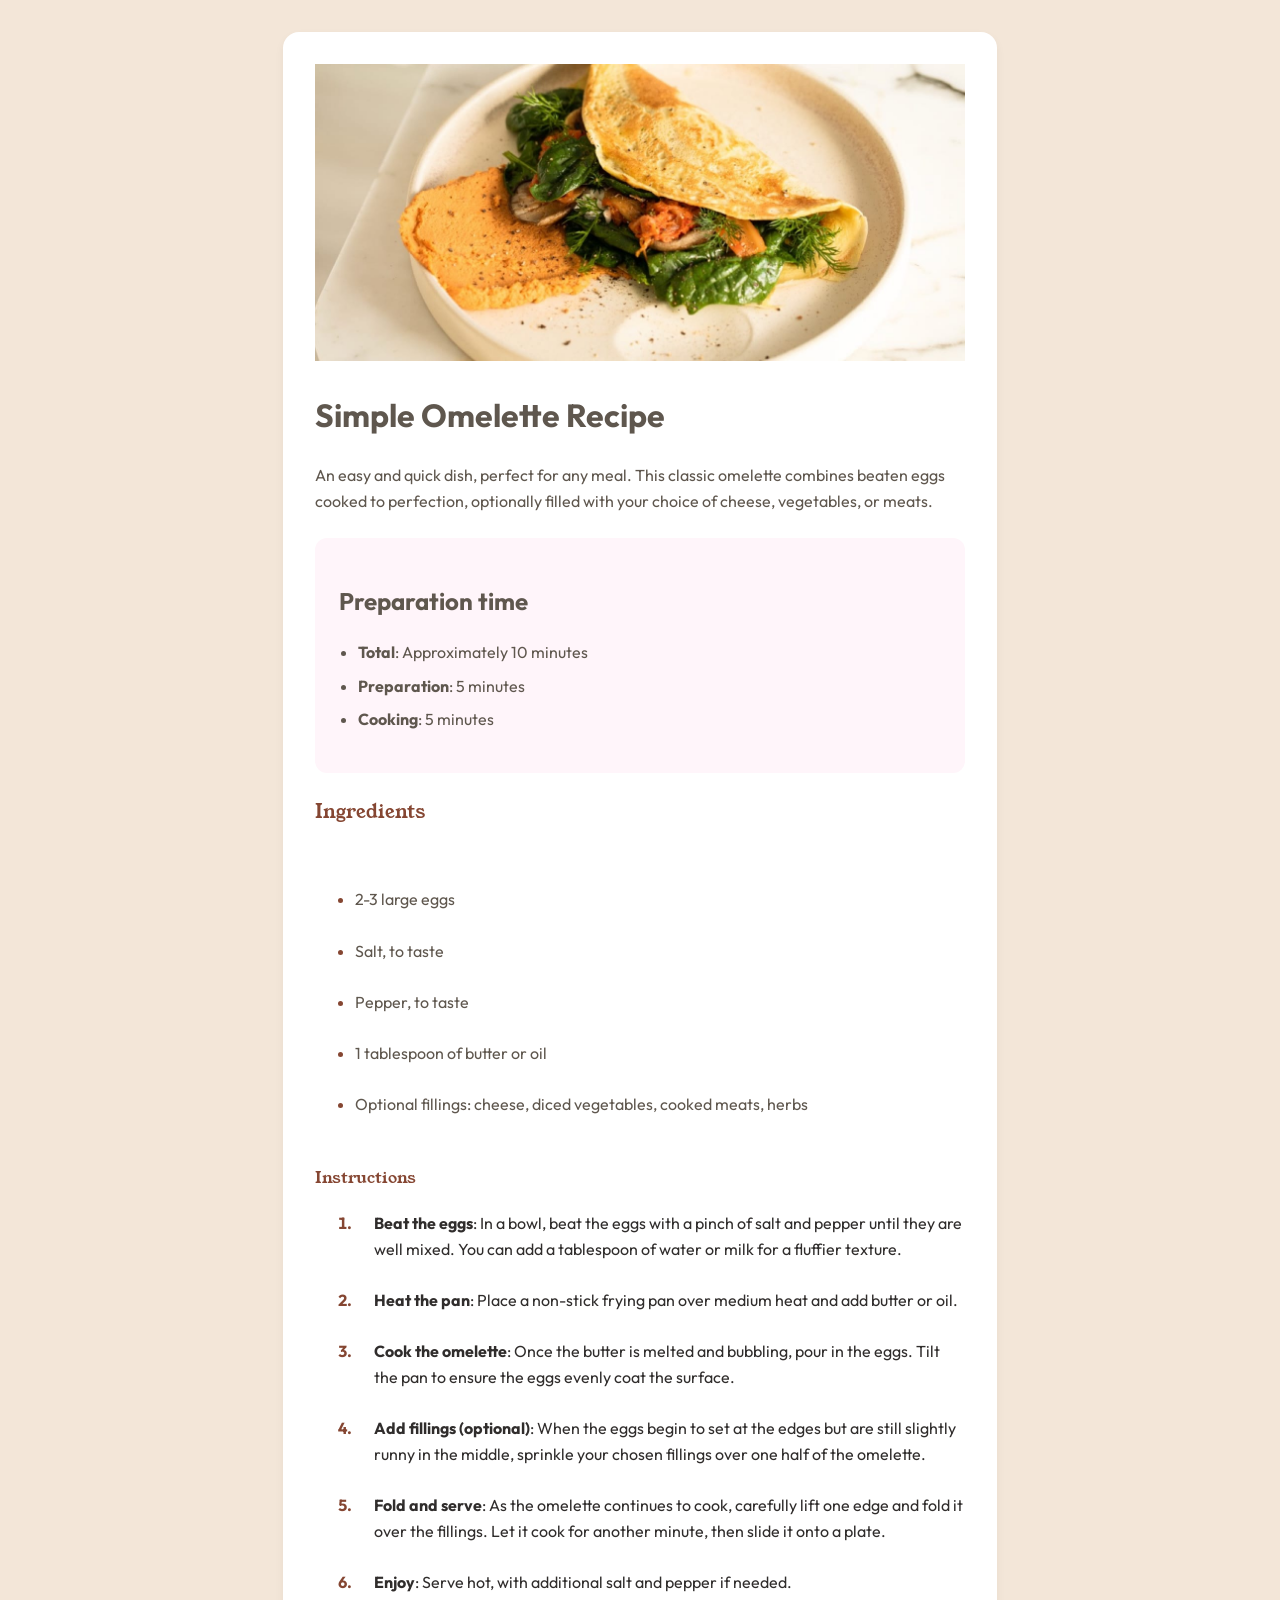
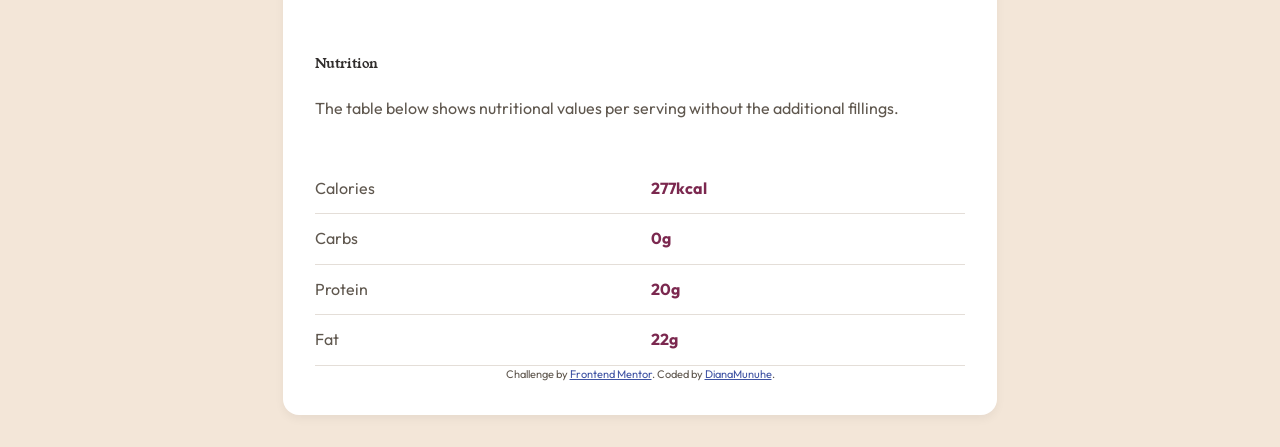
<file: index.html>
<!DOCTYPE html>
<html lang="en">
<head></head>
  <meta charset="UTF-8">
  <meta name="viewport" content="width=device-width, initial-scale=1.0"> <!-- displays site properly based on user's device -->
  <link rel="stylesheet" href="style.css">
  <link rel="icon" type="image/png" sizes="32x32" href="./assets/images/favicon-32x32.png">
  <link href="https://fonts.googleapis.com/css2?family=Outfit:wght@400;600&family=Young+Serif&display=swap" rel="stylesheet">

  
  <title>Frontend Mentor | Recipe page</title>

  <!-- Feel free to remove these styles or customise in your own stylesheet 👍 -->
  <style>
    .attribution { font-size: 11px; text-align: center; }
    .attribution a { color: hsl(228, 45%, 44%); }
  </style>
</head>
<body>
  <main class="recipe-card">
  <header class="header" id="header">

<img class="page-img" src="/recipe-page-main/assets/images/image-omelette.jpeg" alt="omelette">

  <h1>Simple Omelette Recipe</h1>

  <p>An easy and quick dish, perfect for any meal. This classic omelette combines beaten eggs cooked 
  to perfection, optionally filled with your choice of cheese, vegetables, or meats.</p>

  </header>
  <section class="prep-time-card">

  <h2>Preparation time</h2>
  <ul>

  <li><strong>Total</strong>: Approximately 10 minutes<br></li>
<li><strong>Preparation</strong>: 5 minutes<br></li>
<li><strong>Cooking</strong>: 5 minutes<br></li>
</ul>

  
</section>

<div>
<h3 class="h3">Ingredients</h3><br>
<ul class="ingridients">
  <li>2-3 large eggs</li><br>
<li>Salt, to taste</li><br>
<li>Pepper, to taste</li><br>
<li>1 tablespoon of butter or oil</li><br>
<li>Optional fillings: cheese, diced vegetables, cooked meats, herbs</li><br>
</ul>
</div>


  <div class="instructions">
  <h4 class="h4">Instructions</h4>
<ol class="instructions">
  <li><strong>Beat the eggs</strong>: In a bowl, beat the eggs with a pinch of salt and pepper until they are well mixed. 
  You can add a tablespoon of water or milk for a fluffier texture.</li><br>

<li><strong>Heat the pan</strong>: Place a non-stick frying pan over medium heat and add butter or oil.</li><br>

<li><strong>Cook the omelette</strong>: Once the butter is melted and bubbling, pour in the eggs. Tilt the pan to ensure 
  the eggs evenly coat the surface.</li><br>

<li><strong>Add fillings (optional)</strong>: When the eggs begin to set at the edges but are still slightly runny in the 
  middle, sprinkle your chosen fillings over one half of the omelette.</li><br>

<li><strong>Fold and serve</strong>: As the omelette continues to cook, carefully lift one edge and fold it over the 
  fillings. Let it cook for another minute, then slide it onto a plate.</li><br>

<li><strong>Enjoy</strong>: Serve hot, with additional salt and pepper if needed.</li><br>
</ol>
</div>
<section class="nutrition-section">
  <h5>Nutrition</h5>
<p>The table below shows nutritional values per serving without the additional fillings.</p><br>
<table class="nutrition-table">
    <tr>
  <td>Calories</td>
<td><strong>277kcal</strong></td>
    </tr>
    <tr>
    <td>Carbs</td>
  <td><strong> 0g</strong></td>
</tr>
<tr>
<td>Protein</td>
<td><strong> 20g</strong></td>
</tr>
<tr>
<td>Fat</td>
<td><strong>22g</strong></td>
</tr>
</table>
  </section>
  <div class="attribution">
    Challenge by <a href="https://www.frontendmentor.io?ref=challenge" target="_blank">Frontend Mentor</a>. 
    Coded by <a href="https://github.com/snappytrendy">DianaMunuhe</a>.
  </div>
</body>
</main>
</html>
</file>
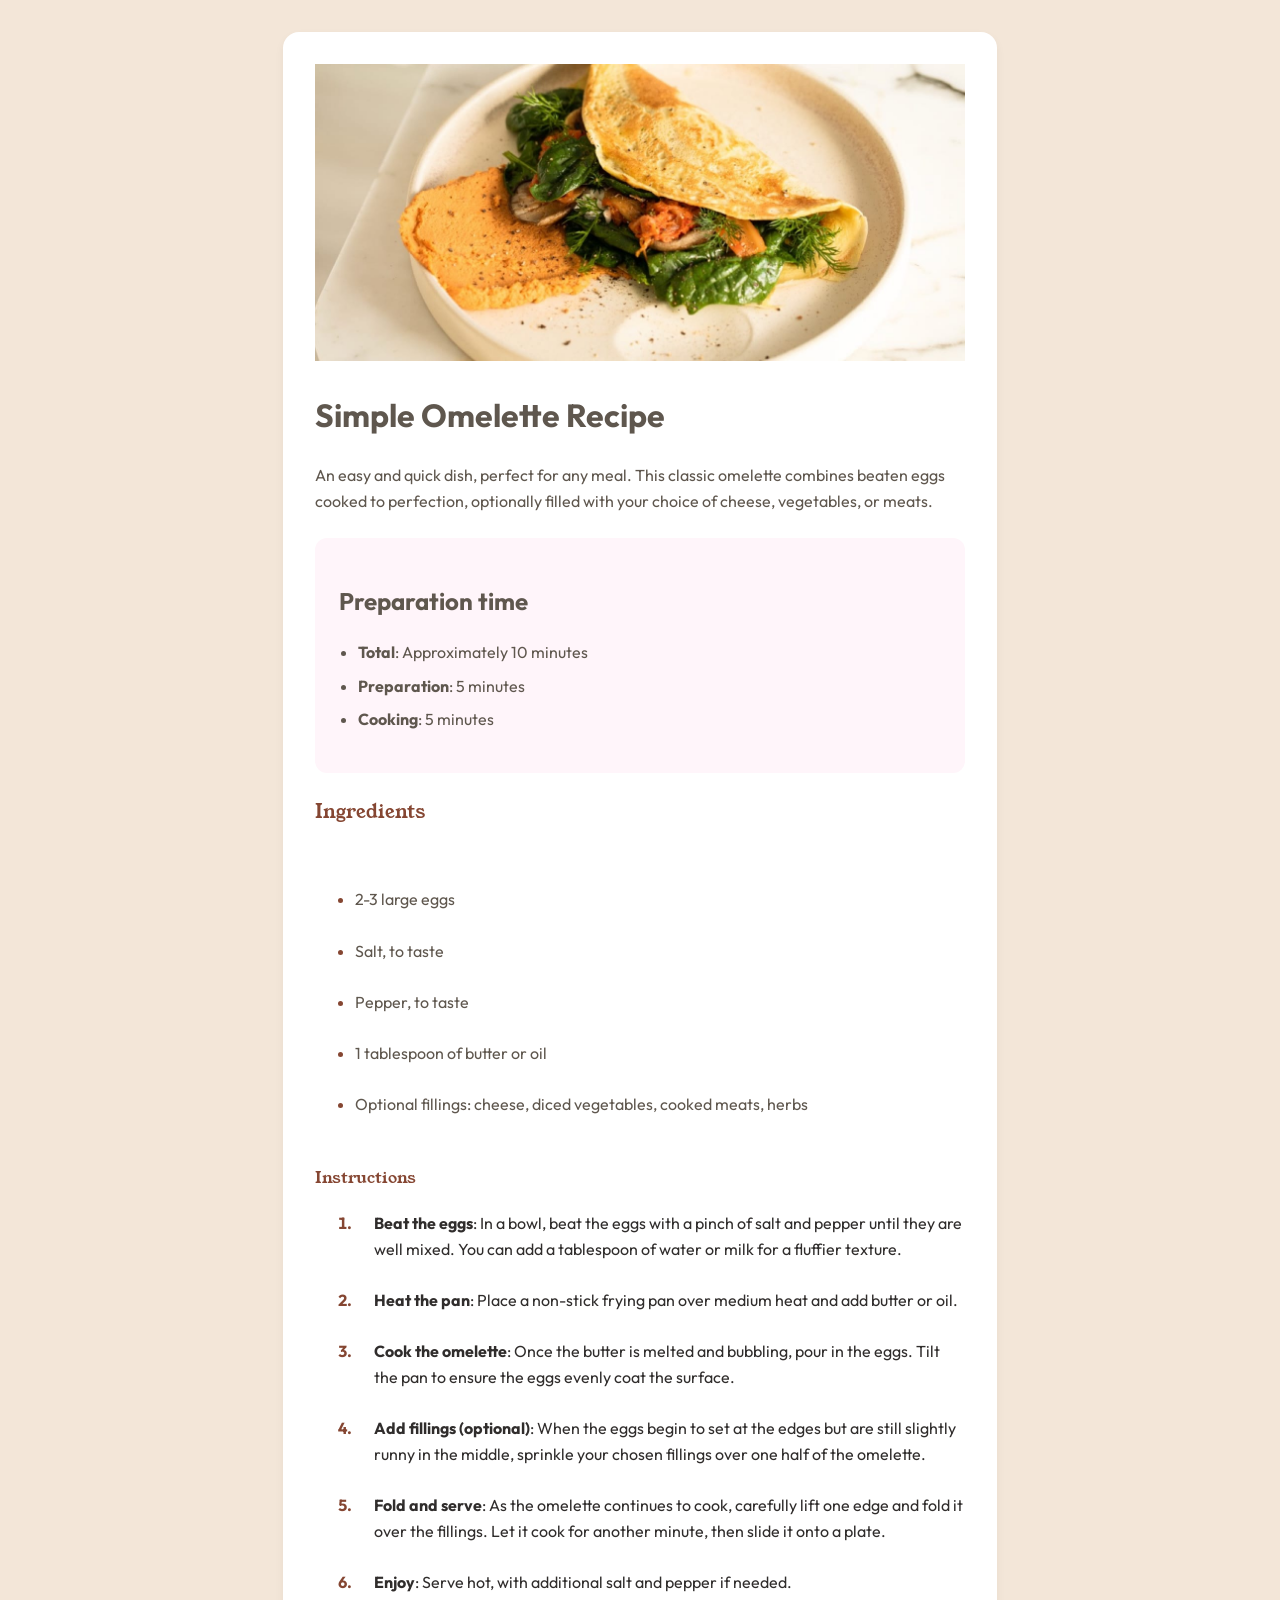
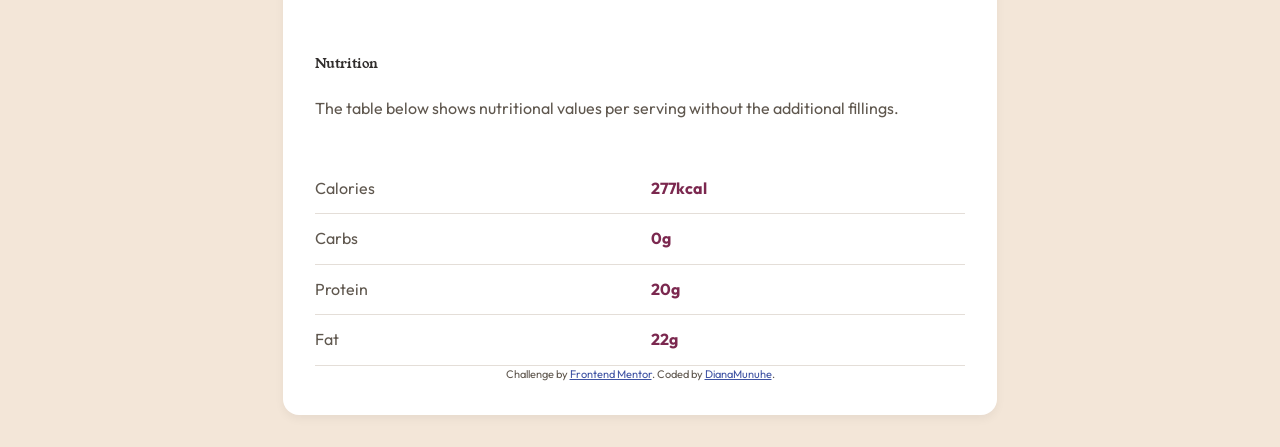
<file: recipe-page-main/index.html>
<!DOCTYPE html>
<html lang="en">
<head>
  <meta charset="UTF-8">
  <meta name="viewport" content="width=device-width, initial-scale=1.0"> <!-- displays site properly based on user's device -->
  <link rel="stylesheet" href="style.css">
  <link rel="icon" type="image/png" sizes="32x32" href="./assets/images/favicon-32x32.png">
  <link href="https://fonts.googleapis.com/css2?family=Outfit:wght@400;600&family=Young+Serif&display=swap" rel="stylesheet">

  
  <title>Frontend Mentor | Recipe page</title>

  <!-- Feel free to remove these styles or customise in your own stylesheet 👍 -->
  <style>
    .attribution { font-size: 11px; text-align: center; }
    .attribution a { color: hsl(228, 45%, 44%); }
  </style>
</head>
<body>
  <main class="recipe-card">
  <header class="header" id="header">

<img class="page-img" src="/recipe-page-main/assets/images/image-omelette.jpeg" alt="omelette">

  <h1>Simple Omelette Recipe</h1>

  <p>An easy and quick dish, perfect for any meal. This classic omelette combines beaten eggs cooked 
  to perfection, optionally filled with your choice of cheese, vegetables, or meats.</p>

  </header>
  <section class="prep-time-card">

  <h2>Preparation time</h2>
  <ul>

  <li><strong>Total</strong>: Approximately 10 minutes<br></li>
<li><strong>Preparation</strong>: 5 minutes<br></li>
<li><strong>Cooking</strong>: 5 minutes<br></li>
</ul>

  
</section>

<div>
<h3 class="h3">Ingredients</h3><br>
<ul class="ingridients">
  <li>2-3 large eggs</li><br>
<li>Salt, to taste</li><br>
<li>Pepper, to taste</li><br>
<li>1 tablespoon of butter or oil</li><br>
<li>Optional fillings: cheese, diced vegetables, cooked meats, herbs</li><br>
</ul>
</div>


  <div class="instructions">
  <h4 class="h4">Instructions</h4>
<ol class="instructions">
  <li><strong>Beat the eggs</strong>: In a bowl, beat the eggs with a pinch of salt and pepper until they are well mixed. 
  You can add a tablespoon of water or milk for a fluffier texture.</li><br>

<li><strong>Heat the pan</strong>: Place a non-stick frying pan over medium heat and add butter or oil.</li><br>

<li><strong>Cook the omelette</strong>: Once the butter is melted and bubbling, pour in the eggs. Tilt the pan to ensure 
  the eggs evenly coat the surface.</li><br>

<li><strong>Add fillings (optional)</strong>: When the eggs begin to set at the edges but are still slightly runny in the 
  middle, sprinkle your chosen fillings over one half of the omelette.</li><br>

<li><strong>Fold and serve</strong>: As the omelette continues to cook, carefully lift one edge and fold it over the 
  fillings. Let it cook for another minute, then slide it onto a plate.</li><br>

<li><strong>Enjoy</strong>: Serve hot, with additional salt and pepper if needed.</li><br>
</ol>
</div>
<section class="nutrition-section">
  <h5>Nutrition</h5>
<p>The table below shows nutritional values per serving without the additional fillings.</p><br>
<table class="nutrition-table">
    <tr>
  <td>Calories</td>
<td><strong>277kcal</strong></td>
    </tr>
    <tr>
    <td>Carbs</td>
  <td><strong> 0g</strong></td>
</tr>
<tr>
<td>Protein</td>
<td><strong> 20g</strong></td>
</tr>
<tr>
<td>Fat</td>
<td><strong>22g</strong></td>
</tr>
</table>
  </section>
  <div class="attribution">
    Challenge by <a href="https://www.frontendmentor.io?ref=challenge" target="_blank">Frontend Mentor</a>. 
    Coded by <a href="https://github.com/snappytrendy">DianaMunuhe</a>.
  </div>
</body>
</main>
</html>
</file>
<file: style.css>
body {
    background-color: hsl(30, 54%, 90%); 
    font-family: 'Outfit', sans-serif;
  color: hsl(30, 10%, 34%);
  line-height: 1.6;
    font-family: 'Outfit', sans-serif;
    margin: 0;
    padding: 2rem;
    display: flex;
    justify-content: center;
  }
  .page-img {
    width: 650px; 
    height:auto ;
  }
  
  .recipe-card {
    background-color: hsl(0, 0%, 100%); 
    border-radius: 16px;
    max-width: 650px;
    padding: 2rem;
    box-shadow: 0 4px 10px rgba(0, 0, 0, 0.05);
  }
  
.prep-time-card {
    background-color: hsl(330, 100%, 98%); 
    padding: 1.5rem;
    border-radius: 12px;
    margin: 1.5rem 0;
  }
  
  .prep-time-card h3 {
    color: hsl(332, 51%, 32%); 
    font-size: 1.2rem;
    margin-bottom: 1rem;
  }
  
  .prep-time-card ul {
    list-style-type: disc;
    padding-left: 1.2rem;
  }
  
  .prep-time-card li {
    margin-bottom: 0.5rem;
    color: hsl(30, 10%, 34%); 
  }
  .h4{
    color: hsl(14, 45%, 36%);
  }
  .instructions li {
    color: hsl(24, 5%, 18%); 
    padding-left: 1.2rem;
  }
  .h3{
    color: hsl(14, 45%, 36%);
  }
  .ingridients li::marker {
    color: hsl(14, 45%, 36%); 
    font-weight: bold;
  }
  .instructions li::marker {
    color: hsl(14, 45%, 36%); 
    font-weight: bold;
  }
  
  h4, h5, h3 {
    font-family: 'Young Serif', serif;
    font-weight: 400;
    color: hsl(24, 5%, 18%);
  }
  
  .nutrition-section {
    margin-top: 2rem;
  }

  .nutrition-section h2 {
    font-size: 1.4rem;
    margin-bottom: 0.5rem;
    color: hsl(24, 5%, 18%);
  }

  .nutrition-section p {
    color: hsl(30, 10%, 34%);
    margin-bottom: 1rem;
  }

  .nutrition-table {
    width: 100%;
    border-collapse: collapse;
  }

  .nutrition-table tr {
    border-bottom: 1px solid hsl(30, 18%, 87%);
  }

  .nutrition-table td {
    padding: 0.75rem 0;
    color: hsl(30, 10%, 34%);
  }

  .nutrition-table td:last-child {
    color: hsl(332, 51%, 32%);
    font-weight: bold;
  }
</file>
<file: recipe-page-main/style.css>
body {
    background-color: hsl(30, 54%, 90%); 
    font-family: 'Outfit', sans-serif;
  color: hsl(30, 10%, 34%);
  line-height: 1.6;
    font-family: 'Outfit', sans-serif;
    margin: 0;
    padding: 2rem;
    display: flex;
    justify-content: center;
  }
  .page-img {
    width: 650px; 
    height:auto ;
  }
  
  .recipe-card {
    background-color: hsl(0, 0%, 100%); 
    border-radius: 16px;
    max-width: 650px;
    padding: 2rem;
    box-shadow: 0 4px 10px rgba(0, 0, 0, 0.05);
  }
  
.prep-time-card {
    background-color: hsl(330, 100%, 98%); 
    padding: 1.5rem;
    border-radius: 12px;
    margin: 1.5rem 0;
  }
  
  .prep-time-card h3 {
    color: hsl(332, 51%, 32%); 
    font-size: 1.2rem;
    margin-bottom: 1rem;
  }
  
  .prep-time-card ul {
    list-style-type: disc;
    padding-left: 1.2rem;
  }
  
  .prep-time-card li {
    margin-bottom: 0.5rem;
    color: hsl(30, 10%, 34%); 
  }
  .h4{
    color: hsl(14, 45%, 36%);
  }
  .instructions li {
    color: hsl(24, 5%, 18%); 
    padding-left: 1.2rem;
  }
  .h3{
    color: hsl(14, 45%, 36%);
  }
  .ingridients li::marker {
    color: hsl(14, 45%, 36%); 
    font-weight: bold;
  }
  .instructions li::marker {
    color: hsl(14, 45%, 36%); 
    font-weight: bold;
  }
  
  h4, h5, h3 {
    font-family: 'Young Serif', serif;
    font-weight: 400;
    color: hsl(24, 5%, 18%);
  }
  
  .nutrition-section {
    margin-top: 2rem;
  }

  .nutrition-section h2 {
    font-size: 1.4rem;
    margin-bottom: 0.5rem;
    color: hsl(24, 5%, 18%);
  }

  .nutrition-section p {
    color: hsl(30, 10%, 34%);
    margin-bottom: 1rem;
  }

  .nutrition-table {
    width: 100%;
    border-collapse: collapse;
  }

  .nutrition-table tr {
    border-bottom: 1px solid hsl(30, 18%, 87%);
  }

  .nutrition-table td {
    padding: 0.75rem 0;
    color: hsl(30, 10%, 34%);
  }

  .nutrition-table td:last-child {
    color: hsl(332, 51%, 32%);
    font-weight: bold;
  }
</file>
